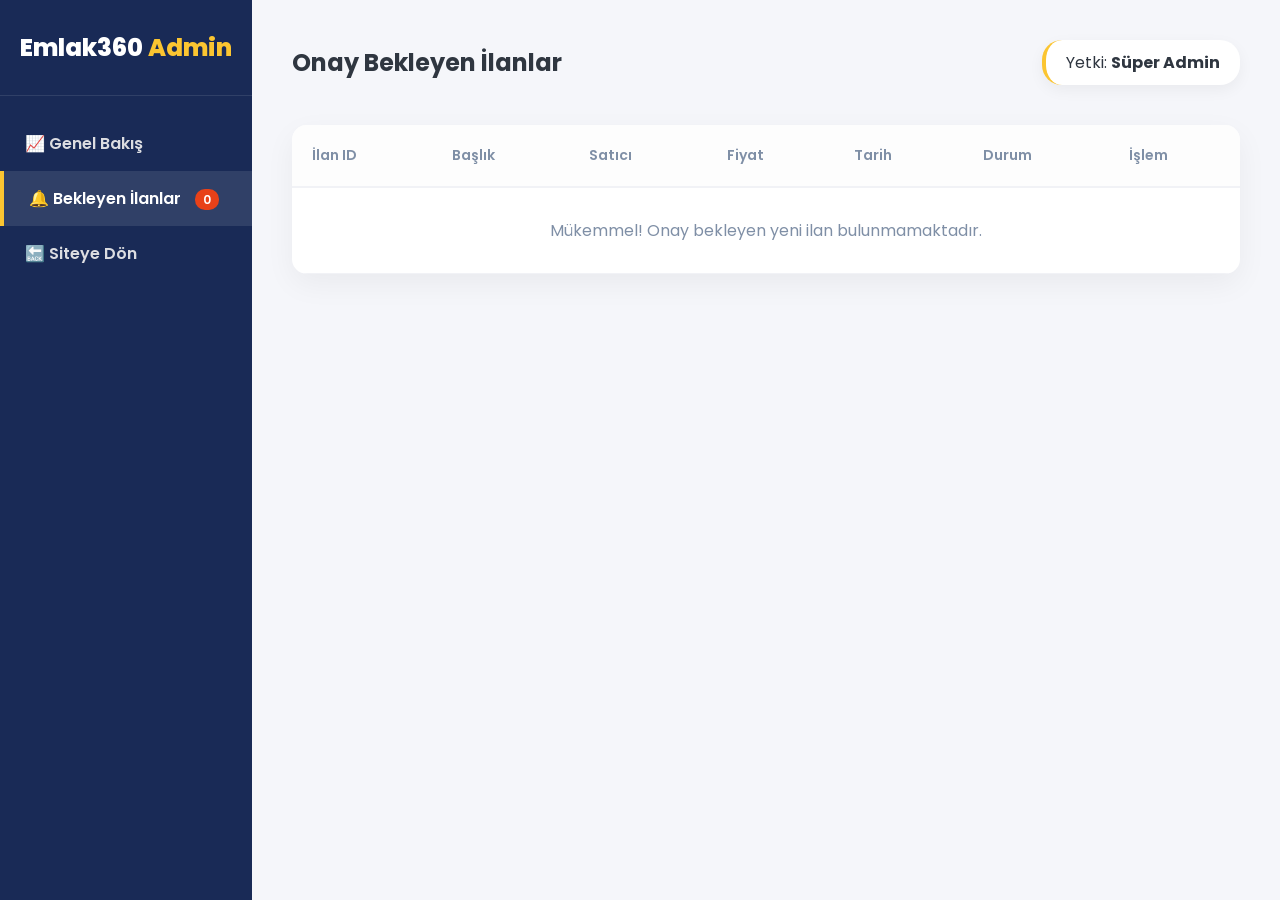
<file: pages/admin-panel.html>
<!DOCTYPE html>
<html lang="tr">
<head>
    <meta charset="UTF-8">
    <meta name="viewport" content="width=device-width, initial-scale=1.0">
    <title>Emlak360 | Yönetim Paneli</title>
    <link rel="stylesheet" href="../css/global.css">
    <link rel="stylesheet" href="../css/admin.css">
</head>
<body>

    <div class="dashboard-container">
        <aside class="dashboard-sidebar admin-sidebar">
            <div class="sidebar-logo">Emlak360 <span>Admin</span></div>
            <ul class="sidebar-menu">
                <li><a href="#">📈 Genel Bakış</a></li>
                <li class="active"><a href="#">🔔 Bekleyen İlanlar <span class="badge" id="pendingCount">0</span></a></li>
                <li><a href="../index.html">🔙 Siteye Dön</a></li>
            </ul>
        </aside>

        <main class="dashboard-content">
            <header class="dashboard-header">
                <h2>Onay Bekleyen İlanlar</h2>
                <div class="user-profile admin-profile">Yetki: <strong>Süper Admin</strong></div>
            </header>

            <div class="table-container">
                <table class="admin-table">
                    <thead>
                        <tr>
                            <th>İlan ID</th>
                            <th>Başlık</th>
                            <th>Satıcı</th>
                            <th>Fiyat</th>
                            <th>Tarih</th>
                            <th>Durum</th>
                            <th>İşlem</th>
                        </tr>
                    </thead>
                    <tbody id="adminTableBody">
                        <!-- JS İle Doldurulacak -->
                    </tbody>
                </table>
            </div>
        </main>
    </div>

    <!-- İLAN İNCELEME MODALI -->
    <div id="previewModal" class="custom-modal">
        <div class="modal-content admin-modal" style="background: white; padding: 40px; border-radius: 15px; width: 500px; color: #333;">
            <h2 id="previewTitle" style="color: #192a56; margin-bottom: 15px;">İlan Önizlemesi</h2>
            <div class="preview-details" style="background: #f5f6fa; padding: 20px; border-radius: 10px; line-height: 1.8;">
                <p><strong>Satıcı:</strong> <span id="previewSeller"></span></p>
                <p><strong>Fiyat:</strong> <span id="previewPrice" style="color: #e55039; font-weight: bold;"></span></p>
                <p><strong>Açıklama:</strong> <span id="previewDesc"></span></p>
            </div>
            <div class="action-buttons" style="display: flex; gap: 10px; margin-top: 25px;">
                <button onclick="approveListing()" style="flex: 1; background: #4cd137; color: white; padding: 12px; border: none; border-radius: 8px; font-weight: bold; cursor: pointer;">✅ Onayla ve Yayına Al</button>
                <button onclick="rejectListing()" style="flex: 1; background: #e84118; color: white; padding: 12px; border: none; border-radius: 8px; font-weight: bold; cursor: pointer;">❌ Reddet</button>
                <button onclick="closePreview()" style="background: #7f8fa6; color: white; padding: 12px 20px; border: none; border-radius: 8px; font-weight: bold; cursor: pointer;">Kapat</button>
            </div>
        </div>
    </div>

    <script src="../js/admin.js"></script>
</body>
</html>
</file>
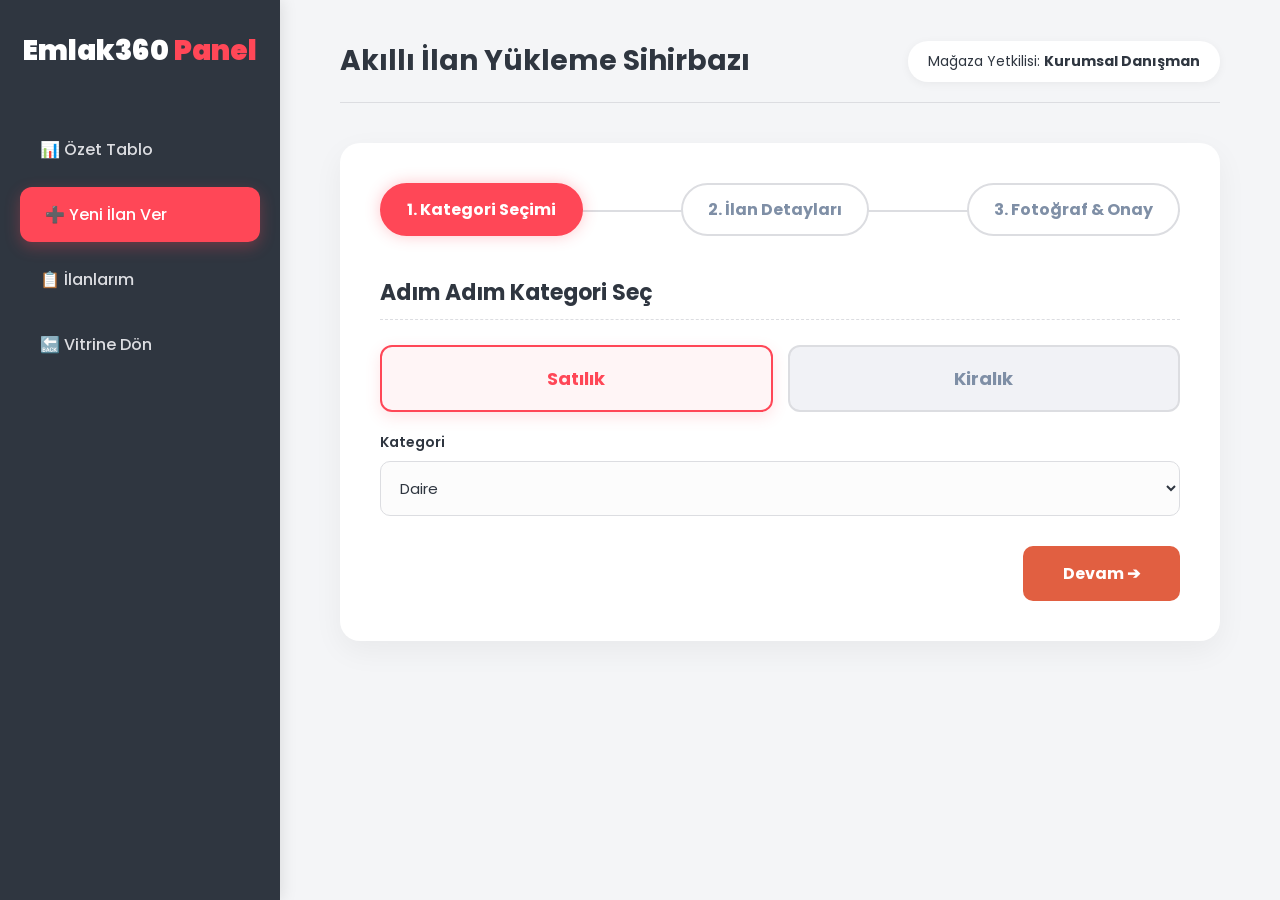
<file: pages/seller-panel.html>
<!DOCTYPE html>
<html lang="tr">
<head>
    <meta charset="UTF-8">
    <meta name="viewport" content="width=device-width, initial-scale=1.0">
    <title>Emlak360 | Satıcı Yönetim Paneli</title>
    <link rel="stylesheet" href="../css/global.css">
    <link rel="stylesheet" href="../css/seller.css">
</head>
<body>

    <div class="dashboard-container">
        <aside class="dashboard-sidebar">
            <div class="sidebar-logo">Emlak360 <span>Panel</span></div>
            <ul class="sidebar-menu">
                <li><a href="#">📊 Özet Tablo</a></li>
                <li class="active"><a href="#">➕ Yeni İlan Ver</a></li>
                <li><a href="#">📋 İlanlarım</a></li>
                <li><a href="../index.html">🔙 Vitrine Dön</a></li>
            </ul>
        </aside>

        <main class="dashboard-content">
           <header class="dashboard-header">
                <h2>Akıllı İlan Yükleme Sihirbazı</h2>
                <div class="user-profile">Mağaza Yetkilisi: <strong id="panelUserDisplay">Kurumsal Danışman</strong></div>
            </header>

            <div class="wizard-container">
                <!-- TIKLANABİLİR AŞAMA GÖSTERGELERİ -->
                <div class="wizard-steps">
                    <div class="step active" id="step-1-indicator" onclick="nextStep(1)" style="cursor: pointer; transition: 0.3s;" onmouseover="this.style.transform='scale(1.05)'" onmouseout="this.style.transform='scale(1)'">1. Kategori Seçimi</div>
                    <div class="step" id="step-2-indicator" onclick="nextStep(2)" style="cursor: pointer; transition: 0.3s;" onmouseover="this.style.transform='scale(1.05)'" onmouseout="this.style.transform='scale(1)'">2. İlan Detayları</div>
                    <div class="step" id="step-3-indicator" onclick="nextStep(3)" style="cursor: pointer; transition: 0.3s;" onmouseover="this.style.transform='scale(1.05)'" onmouseout="this.style.transform='scale(1)'">3. Fotoğraf & Onay</div>
                </div>

                <!-- ADIM 1 -->
                <div class="wizard-step-content active" id="step-1">
                    <h3>Adım Adım Kategori Seç</h3>
                    <div class="transaction-types">
                        <button class="trans-btn active" id="btn-satilik" onclick="setTransactionType('satilik')">Satılık</button>
                        <button class="trans-btn" id="btn-kiralik" onclick="setTransactionType('kiralik')">Kiralık</button>
                    </div>

                    <div class="form-group" style="margin-top: 20px;">
                        <label>Kategori</label>
                        <select id="ilanKategori" class="modern-select" onchange="updateDynamicFields()">
                            <optgroup label="Konut">
                                <option value="daire">Daire</option>
                                <option value="rezidans">Rezidans</option>
                                <option value="mustakil">Müstakil Ev</option>
                                <option value="villa">Villa</option>
                            </optgroup>
                            <optgroup label="İş Yeri">
                                <option value="ofis">Ofis & Büro</option>
                                <option value="dukkan">Dükkan & Mağaza</option>
                                <option value="depo">Depo & Antrepo</option>
                            </optgroup>
                            <optgroup label="Arsa">
                                <option value="imarli">İmarlı Arsa</option>
                                <option value="tarla">Tarla</option>
                                <option value="zeytinlik">Zeytinlik</option>
                            </optgroup>
                        </select>
                    </div>
                    
                    <div style="text-align: right; margin-top: 30px;">
                        <button class="btn-next" onclick="nextStep(2)">Devam ➔</button>
                    </div>
                </div>

                <!-- ADIM 2 -->
                <div class="wizard-step-content" id="step-2">
                    <h3>İlan Detayları</h3>
                    
                    <div class="form-group"><label>İlan Başlığı *</label><input type="text" id="ilanBaslik" placeholder="Örn: İskenderun Sahilde Masrafsız Lüks Daire"></div>
                    <div class="form-group"><label>Açıklama *</label><textarea id="ilanAciklama" rows="5" placeholder="İlanın genel özelliklerini ve avantajlarını detaylıca yazın..."></textarea></div>
                    <div class="form-row"><div class="form-group"><label>Fiyat (TL) *</label><input type="number" id="ilanFiyat" placeholder="Örn: 3500000"></div></div>

                   <div class="form-row">
                        <div class="form-group">
                            <label>İl *</label>
                            <select id="ilanIl" onchange="loadDistricts()">
                                <option value="">İl Seçin</option>
                            </select>
                        </div>
                        <div class="form-group">
                            <label>İlçe *</label>
                            <select id="ilanIlce">
                                <option value="">Önce İl Seçin</option>
                            </select>
                        </div>
                        <div class="form-group">
                            <label>Mahalle</label>
                            <input type="text" id="ilanMahalle" placeholder="Örn: Numune Mah.">
                        </div>
                    </div>

                    <div id="binaFields" class="dynamic-field-group">
                        <h4 class="section-title">Bina / Konut Özellikleri</h4>
                        <div class="form-row">
                            <div class="form-group"><label>m² (Brüt) *</label><input type="number" id="ilanM2Brut" placeholder="120"></div>
                            <div class="form-group"><label>m² (Net) *</label><input type="number" id="ilanM2Net" placeholder="105"></div>
                            <div class="form-group"><label>Oda Sayısı *</label><select id="ilanOda"><option>1+1</option><option>2+1</option><option>3+1</option><option>4+1</option><option>Bölmesiz</option></select></div>
                        </div>
                        <div class="form-row">
                            <div class="form-group"><label>Bina Yaşı</label><select id="ilanYas"><option>0</option><option>1-5</option><option>6-10</option><option>11-15</option><option>21+</option></select></div>
                            <div class="form-group"><label>Bulunduğu Kat</label><select id="ilanKat"><option>Giriş Katı</option><option>1</option><option>2</option><option>3</option><option>10+</option></select></div>
                            <div class="form-group"><label>Isıtma</label><select id="ilanIsitma"><option>Doğalgaz (Kombi)</option><option>Merkezi</option><option>Klima</option><option>Yok</option></select></div>
                        </div>
                        <div class="form-row">
                            <div class="form-group"><label>Banyo Sayısı</label><select id="ilanBanyo"><option>1</option><option>2</option><option>3+</option></select></div>
                            <div class="form-group"><label>Cephe</label><select id="ilanCephe"><option>Kuzey</option><option>Güney</option><option>Doğu</option><option>Batı</option></select></div>
                            <div class="form-group"><label>Eşyalı</label><select id="ilanEsyali"><option>Hayır</option><option>Evet</option></select></div>
                        </div>
                    </div>

                    <div id="arsaFields" class="dynamic-field-group" style="display: none;">
                        <h4 class="section-title">Arsa Özellikleri</h4>
                        <div class="form-row">
                            <div class="form-group"><label>m² *</label><input type="number" id="ilanArsaM2" placeholder="Örn: 1000"></div>
                            <div class="form-group"><label>Ada No</label><input type="number" id="ilanAda" placeholder="105"></div>
                            <div class="form-group"><label>Parsel No</label><input type="number" id="ilanParsel" placeholder="12"></div>
                        </div>
                        <div class="form-row">
                            <div class="form-group"><label>İmar Durumu</label><select id="ilanImar"><option>Konut</option><option>Ticari</option><option>Tarla</option><option>Sanayi</option></select></div>
                            <div class="form-group"><label>Kaks (Emsal)</label><input type="text" id="ilanEmsal" placeholder="Örn: 1.5"></div>
                            <div class="form-group"><label>Tapu Durumu</label><select id="ilanTapu"><option>Müstakil Parsel</option><option>Hisseli Parsel</option></select></div>
                        </div>
                    </div>

                    <div style="margin-top: 30px; display: flex; justify-content: space-between;">
                        <button class="btn-prev" onclick="prevStep(1)">⬅ Geri</button>
                        <button class="btn-next" onclick="nextStep(3)">Devam ➔</button>
                    </div>
                </div>

                <!-- ADIM 3 (Görsel ve 360 Tur Yükleme Alanı Güncellendi) -->
                <div class="wizard-step-content" id="step-3">
                    <h3>Fotoğraf ve Sanal Tur Yönetimi</h3>
                    
                    <div class="upload-area" style="background: rgba(255,255,255,0.03); padding: 20px; border-radius: 10px; border: 1px solid rgba(255,255,255,0.1);">
                        
                        <!-- 1. Standart Fotoğraflar -->
                        <div style="margin-bottom: 20px;">
                            <label style="font-size: 16px; font-weight: bold; margin-bottom: 8px; display: block; color: #ff4757;">1. Standart Oda / Vitrin Fotoğrafları (Çoklu Seçilebilir)</label>
                            <p style="color: #7f8fa6; font-size: 13px; margin-bottom: 10px;">(İlk seçtiğiniz fotoğraf ana vitrin görseli olacaktır.)</p>
                            <input type="file" id="imageUpload" multiple accept="image/*" onchange="previewImages()" style="background: #f1f2f6; border: none; color: #2f3640; padding: 12px; width: 100%; border-radius: 8px; cursor: pointer;">
                            <div id="imagePreviewContainer" style="display: flex; gap: 10px; margin-top: 15px; overflow-x: auto;"></div>
                        </div>

                        <!-- 2. Panoramik Geniş Açı Görsel -->
                        <div style="margin-bottom: 20px;">
                            <label style="font-size: 15px; font-weight: bold; margin-bottom: 8px; display: block; color: #ffa502;">2. Panoramik (Geniş Açı) Görsel (İsteğe Bağlı)</label>
                            <input type="file" id="panoramicUpload" accept="image/*" style="background: #f1f2f6; border: none; color: #2f3640; padding: 10px; width: 100%; border-radius: 8px; cursor: pointer;">
                        </div>

                        <!-- 3. 360° Küresel Tur Görseli -->
                        <div>
                            <label style="font-size: 15px; font-weight: bold; margin-bottom: 8px; display: block; color: #2ed573;">3. 360° Tam Küre Görsel (Equirectangular) - Sanal Tur İçin</label>
                            <input type="file" id="tour360Upload" accept="image/*" style="background: #f1f2f6; border: none; color: #2f3640; padding: 10px; width: 100%; border-radius: 8px; cursor: pointer;">
                        </div>

                    </div>
                    
                    <div style="margin-top: 30px; display: flex; justify-content: space-between;">
                        <button type="button" class="btn-prev" onclick="prevStep(2)">⬅ Geri</button>
                        <button type="button" id="submitListingBtn" class="btn-submit" onclick="submitListing()" style="background: #ff4757; color: white; padding: 12px 25px; border: none; border-radius: 8px; font-weight: bold; cursor: pointer;">🚀 Onaya Gönder</button>
                    </div>
                </div>

            </div>
        </main>
    </div>

    <script src="../js/seller.js"></script>
</body>
</html>
</file>
<file: css/global.css>
/* css/global.css */
@import url('https://fonts.googleapis.com/css2?family=Poppins:wght@300;400;600;800&display=swap');

/* TASARIM SİSTEMİ DEĞİŞKENLERİ (Renk Kontrastı ve Erişilebilirlik) */
:root {
    --primary-color: #e55039; /* Vurgu rengi - Kırmızımsı turuncu */
    --primary-hover: #eb2f06;
    --bg-dark: #1e272e;
    --bg-light: #f5f6fa;
    --text-main: #2f3640;
    --text-light: #dcdde1;
    --glass-bg: rgba(255, 255, 255, 0.1);
    --glass-border: rgba(255, 255, 255, 0.2);
    --font-main: 'Poppins', sans-serif;
}

/* RESET VE ERİŞİLEBİLİRLİK (A11y) */
* {
    margin: 0;
    padding: 0;
    box-sizing: border-box;
    font-family: var(--font-main);
}

body {
    background-color: var(--bg-dark);
    color: var(--text-light);
    overflow-x: hidden;
}

/* ÖZEL SAĞ TIK MENÜSÜ TASARIMI */
.custom-context-menu {
    position: absolute;
    background: rgba(30, 39, 46, 0.95);
    backdrop-filter: blur(10px);
    border: 1px solid var(--glass-border);
    border-radius: 12px;
    width: 220px;
    box-shadow: 0 10px 30px rgba(0,0,0,0.5);
    display: none;
    z-index: 10000;
    overflow: hidden;
}

.custom-context-menu ul {
    list-style: none;
    padding: 10px 0;
}

.custom-context-menu ul li {
    padding: 12px 20px;
    font-size: 14px;
    font-weight: 400;
    cursor: pointer;
    transition: 0.2s ease;
    color: var(--text-light);
    display: flex;
    align-items: center;
    gap: 10px;
}

.custom-context-menu ul li:hover {
    background: var(--primary-color);
    color: #fff;
    padding-left: 25px; /* Hover animasyonu */
}

.custom-context-menu ul li.close-menu {
    border-top: 1px solid rgba(255,255,255,0.1);
    margin-top: 5px;
    color: #ff7675;
}
.custom-context-menu ul li.close-menu:hover {
    background: #d63031;
    color: white;
}
/* EMLAK360 - MENÜ DÜZENLEME VE TAŞMA KORUMASI */
.top-nav ul {
    display: flex;
    align-items: center;
    gap: 15px;
    flex-wrap: nowrap; 
}

.heatmap-btn {
    color: #fbc531 !important;
    font-weight: bold;
    border: 1px solid #fbc531;
    padding: 8px 15px;
    border-radius: 8px;
    white-space: nowrap; 
}

.login-btn {
    white-space: nowrap; 
}
</file>
<file: css/admin.css>
/* css/admin.css */
body { background-color: #f5f6fa; color: #2f3640; overflow-y: auto; }

.dashboard-container { display: flex; min-height: 100vh; }

/* Admin Sidebar (Farklılaştırmak için daha koyu lacivert tonu) */
.admin-sidebar { background: #192a56; }
.sidebar-logo { padding: 30px 20px; font-size: 24px; font-weight: 800; border-bottom: 1px solid rgba(255,255,255,0.1); color: white;}
.sidebar-logo span { color: #fbc531; /* Admin'e özel sarı vurgu */ }
.sidebar-menu { list-style: none; padding: 20px 0; }
.sidebar-menu li a { display: block; padding: 15px 25px; color: #dcdde1; text-decoration: none; font-weight: 600; transition: 0.3s; }
.sidebar-menu li a:hover, .sidebar-menu li.active a { background: rgba(255,255,255,0.1); color: white; border-left: 4px solid #fbc531; }
.badge { background: #e84118; color: white; padding: 2px 8px; border-radius: 10px; font-size: 12px; margin-left: 10px; }

/* Ana İçerik */
.dashboard-content { flex: 1; padding: 40px; }
.dashboard-header { display: flex; justify-content: space-between; align-items: center; margin-bottom: 40px; }
.admin-profile { background: white; padding: 10px 20px; border-radius: 20px; box-shadow: 0 5px 15px rgba(0,0,0,0.05); border-left: 4px solid #fbc531;}

/* Tablo Tasarımı */
.table-container { background: white; border-radius: 15px; box-shadow: 0 10px 30px rgba(0,0,0,0.05); overflow: hidden; }
.admin-table { width: 100%; border-collapse: collapse; text-align: left; }
.admin-table th { background: #fdfdfd; padding: 20px; color: #7f8fa6; font-weight: 600; font-size: 14px; border-bottom: 2px solid #f1f2f6; }
.admin-table td { padding: 20px; border-bottom: 1px solid #f1f2f6; font-size: 15px; vertical-align: middle; }
.admin-table tr:hover { background: #fdfdfd; }

/* Etiketler (Badges) */
.status-badge { padding: 5px 12px; border-radius: 20px; font-size: 12px; font-weight: bold; }
.status-pending { background: rgba(251, 197, 49, 0.2); color: #e1b12c; }
.status-approved { background: rgba(76, 209, 55, 0.2); color: #44bd32; }

/* Butonlar */
.btn-view { background: #00a8ff; color: white; border: none; padding: 8px 15px; border-radius: 8px; cursor: pointer; font-weight: bold; transition: 0.2s;}
.btn-view:hover { background: #0097e6; }

/* Admin Modal */
.custom-modal { display: none; position: fixed; top: 0; left: 0; width: 100%; height: 100%; background: rgba(0, 0, 0, 0.8); z-index: 2000; justify-content: center; align-items: center; }
.admin-modal { background: white; padding: 40px; border-radius: 20px; width: 500px; max-width: 90%; }
.preview-details { margin: 20px 0; padding: 20px; background: #f5f6fa; border-radius: 10px; line-height: 1.8; }
.action-buttons { display: flex; gap: 10px; justify-content: space-between; margin-top: 20px; }
.btn-approve { background: #4cd137; color: white; border: none; padding: 12px; border-radius: 8px; cursor: pointer; font-weight: bold; flex: 1; transition: 0.2s;}
.btn-approve:hover { background: #44bd32; }
.btn-reject { background: #e84118; color: white; border: none; padding: 12px; border-radius: 8px; cursor: pointer; font-weight: bold; flex: 1; transition: 0.2s;}
.btn-reject:hover { background: #c23616; }
.btn-close { background: transparent; border: 1px solid #7f8fa6; color: #7f8fa6; padding: 12px; border-radius: 8px; cursor: pointer; font-weight: bold; transition: 0.2s; }
.btn-close:hover { background: #7f8fa6; color: white;}
</file>
<file: css/seller.css>
body {
    margin: 0; padding: 0; font-family: 'Poppins', sans-serif;
    background-color: #f4f5f7;
    color: #2f3640; overflow-x: hidden;
}

.dashboard-container { display: flex; height: 100vh; }

.dashboard-sidebar {
    width: 280px; background: #2f3640; color: white;
    display: flex; flex-direction: column; padding: 30px 20px; box-shadow: 2px 0 15px rgba(0,0,0,0.1);
}
.sidebar-logo { font-size: 28px; font-weight: 900; margin-bottom: 50px; text-align: center; }
.sidebar-logo span { color: #ff4757; }
.sidebar-menu { list-style: none; padding: 0; margin: 0; display: flex; flex-direction: column; gap: 10px; }
.sidebar-menu li a {
    display: block; padding: 15px 20px; color: #dcdde1; text-decoration: none; font-size: 16px;
    font-weight: 500; border-radius: 12px; transition: all 0.3s ease;
}
.sidebar-menu li a:hover, .sidebar-menu li.active a {
    background: #ff4757; color: white; padding-left: 25px; box-shadow: 0 5px 15px rgba(255,71,87,0.3);
}

.dashboard-content { flex: 1; padding: 40px 60px; overflow-y: auto; }
.dashboard-header { display: flex; justify-content: space-between; align-items: center; margin-bottom: 40px; border-bottom: 1px solid #dcdde1; padding-bottom: 20px;}
.dashboard-header h2 { font-size: 28px; margin: 0; color: #2f3640;}
.user-profile { background: #fff; padding: 10px 20px; border-radius: 20px; font-size: 14px; box-shadow: 0 2px 10px rgba(0,0,0,0.05);}

.wizard-container { background: #fff; padding: 40px; border-radius: 20px; box-shadow: 0 10px 30px rgba(0,0,0,0.05); max-width: 900px; margin: 0 auto;}
.wizard-steps { display: flex; justify-content: space-between; margin-bottom: 40px; position: relative; }
.wizard-steps::before { content: ''; position: absolute; top: 50%; left: 0; width: 100%; height: 2px; background: #dcdde1; z-index: 1; }
.step { background: #fff; border: 2px solid #dcdde1; color: #7f8fa6; padding: 12px 25px; border-radius: 30px; font-weight: bold; z-index: 2; position: relative; transition: 0.3s; }
.step.active { background: #ff4757; border-color: #ff4757; color: white; box-shadow: 0 0 15px rgba(255,71,87,0.3); }

.wizard-step-content { display: none; animation: fadeIn 0.4s ease; }
.wizard-step-content.active { display: block; }
@keyframes fadeIn { from { opacity: 0; transform: translateY(10px); } to { opacity: 1; transform: translateY(0); } }

.wizard-step-content h3 { color: #2f3640; margin-bottom: 25px; font-size: 22px; border-bottom: 1px dashed #dcdde1; padding-bottom: 10px;}

/* İŞLEVSEL SATILIK KİRALIK BUTONLARI */
.transaction-types { display: flex; gap: 15px; margin-bottom: 20px; }
.trans-btn { 
    flex: 1; padding: 18px; background: #f1f2f6; border: 2px solid #dcdde1; 
    color: #7f8fa6; font-size: 18px; font-weight: bold; border-radius: 12px; 
    cursor: pointer; transition: all 0.3s ease; 
}
.trans-btn:hover { background: #dfe4ea; }
.trans-btn.active { 
    background: rgba(255, 71, 87, 0.05); border-color: #ff4757; 
    color: #ff4757; box-shadow: 0 5px 15px rgba(255, 71, 87, 0.15); 
}

.form-row { display: flex; gap: 20px; margin-bottom: 20px; }
.form-group { flex: 1; display: flex; flex-direction: column; margin-bottom: 20px;}
.form-group label { color: #2f3640; font-size: 14px; margin-bottom: 8px; font-weight: 600; }
.form-group input, .form-group select, .form-group textarea {
    background: #fcfcfc; border: 1px solid #dcdde1; color: #2f3640;
    padding: 15px; border-radius: 10px; font-size: 15px; outline: none; transition: 0.3s; font-family: inherit;
}
.form-group input:focus, .form-group select:focus, .form-group textarea:focus { border-color: #ff4757; box-shadow: 0 0 8px rgba(255,71,87,0.2); }

.section-title { color: #ff4757; margin-bottom: 15px; border-bottom: 1px solid #dcdde1; padding-bottom: 5px; font-size: 16px;}
.dynamic-field-group { background: #f8f9fa; padding: 20px; border-radius: 12px; border: 1px solid #dcdde1; margin-bottom: 20px;}
.upload-area { text-align: center; padding: 40px 20px; background: #f8f9fa; border: 2px dashed #b2bec3; border-radius: 15px; }

.btn-next, .btn-submit { background: #e15f41; color: white; border: none; padding: 15px 40px; border-radius: 10px; font-size: 16px; font-weight: bold; cursor: pointer; transition: 0.3s; }
.btn-next:hover, .btn-submit:hover { background: #c44536; transform: translateY(-2px); }
.btn-prev { background: #f1f2f6; color: #2f3640; border: 1px solid #dcdde1; padding: 15px 40px; border-radius: 10px; font-size: 16px; font-weight: bold; cursor: pointer; transition: 0.3s; }
.btn-prev:hover { background: #dfe4ea; }
</file>
